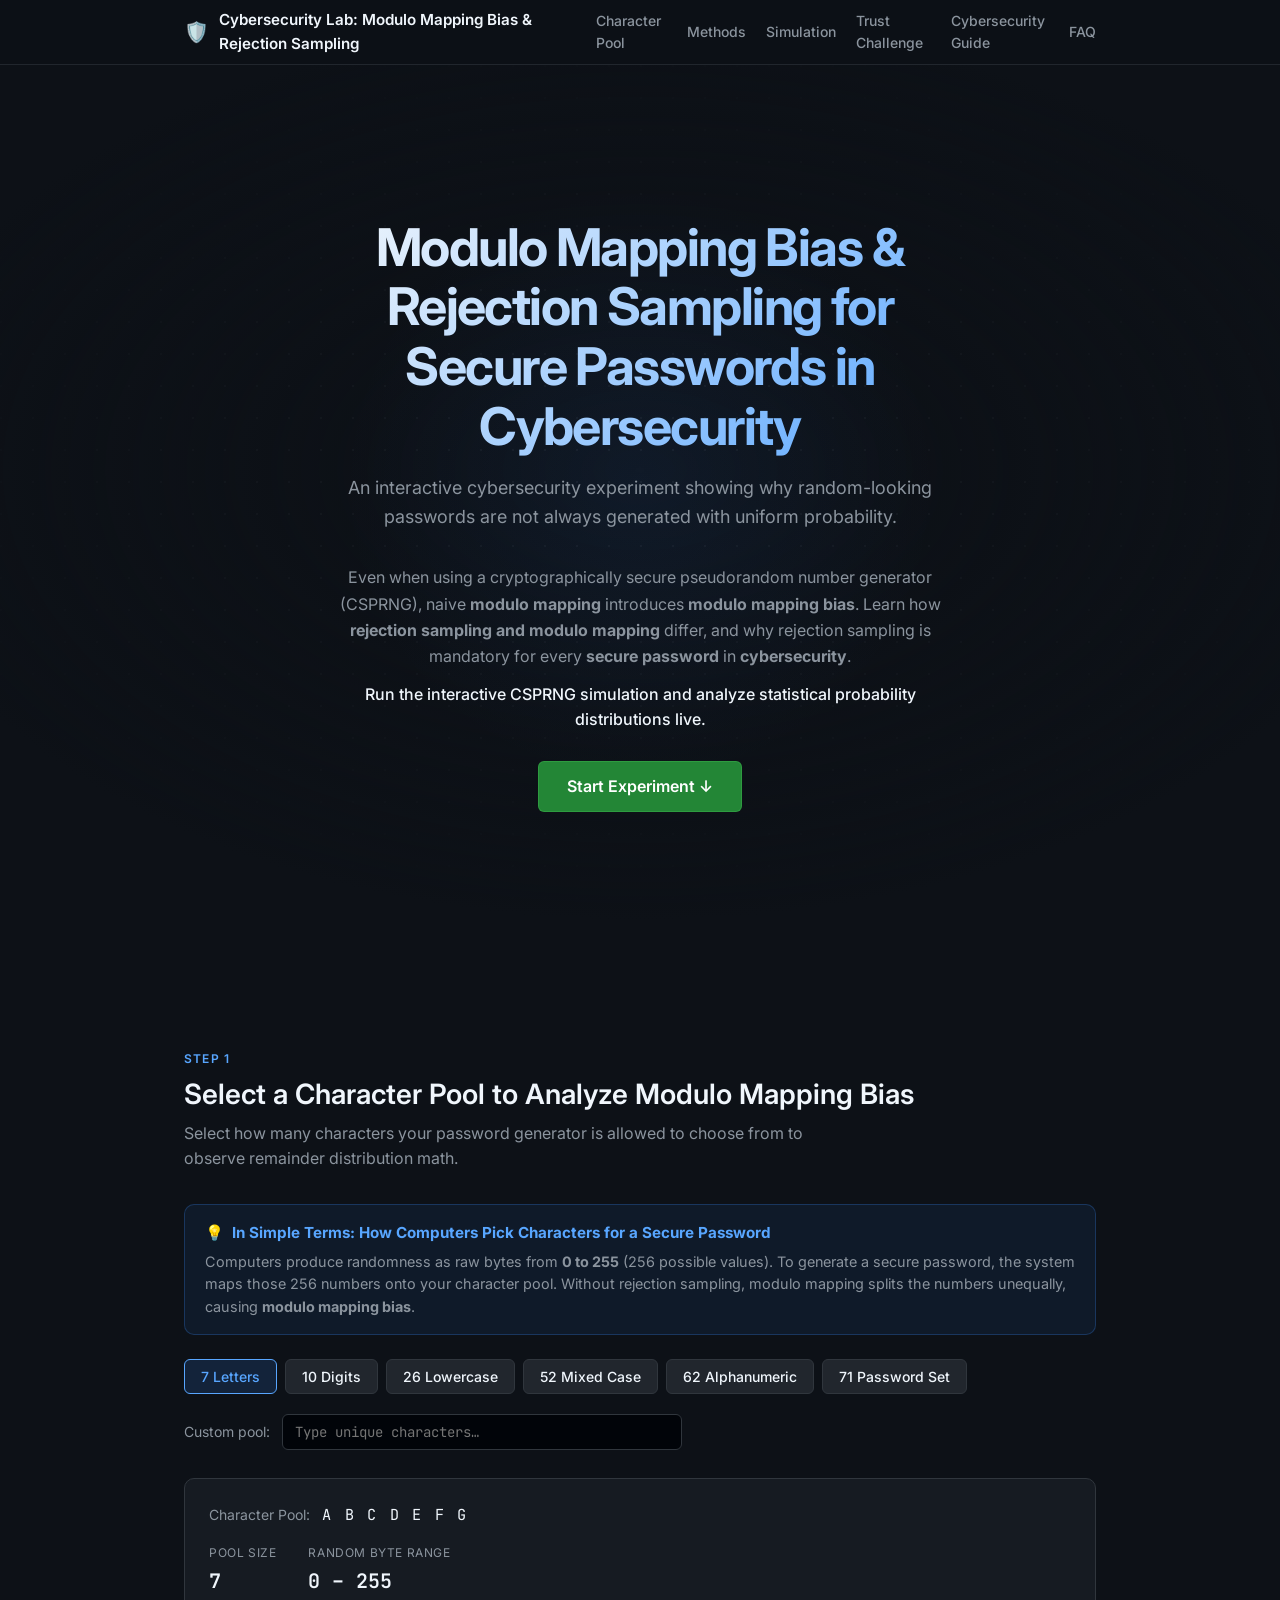
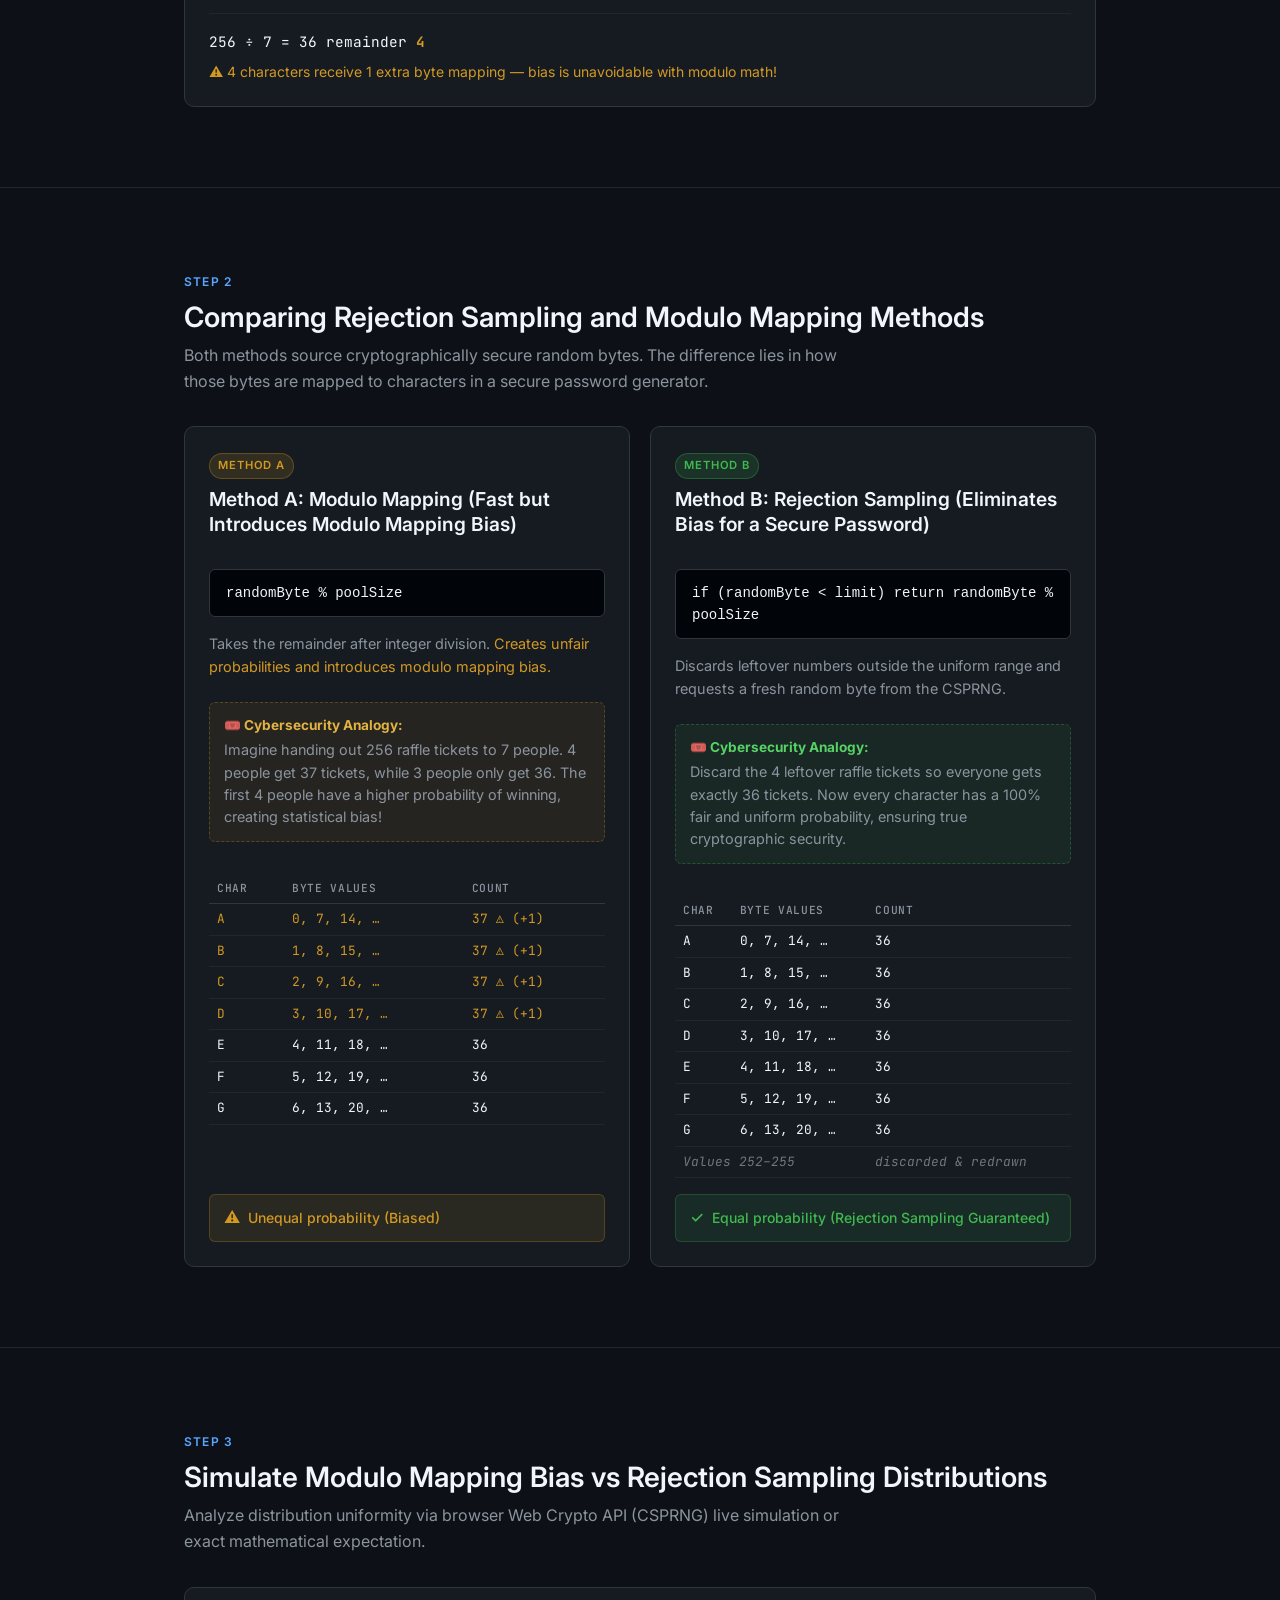
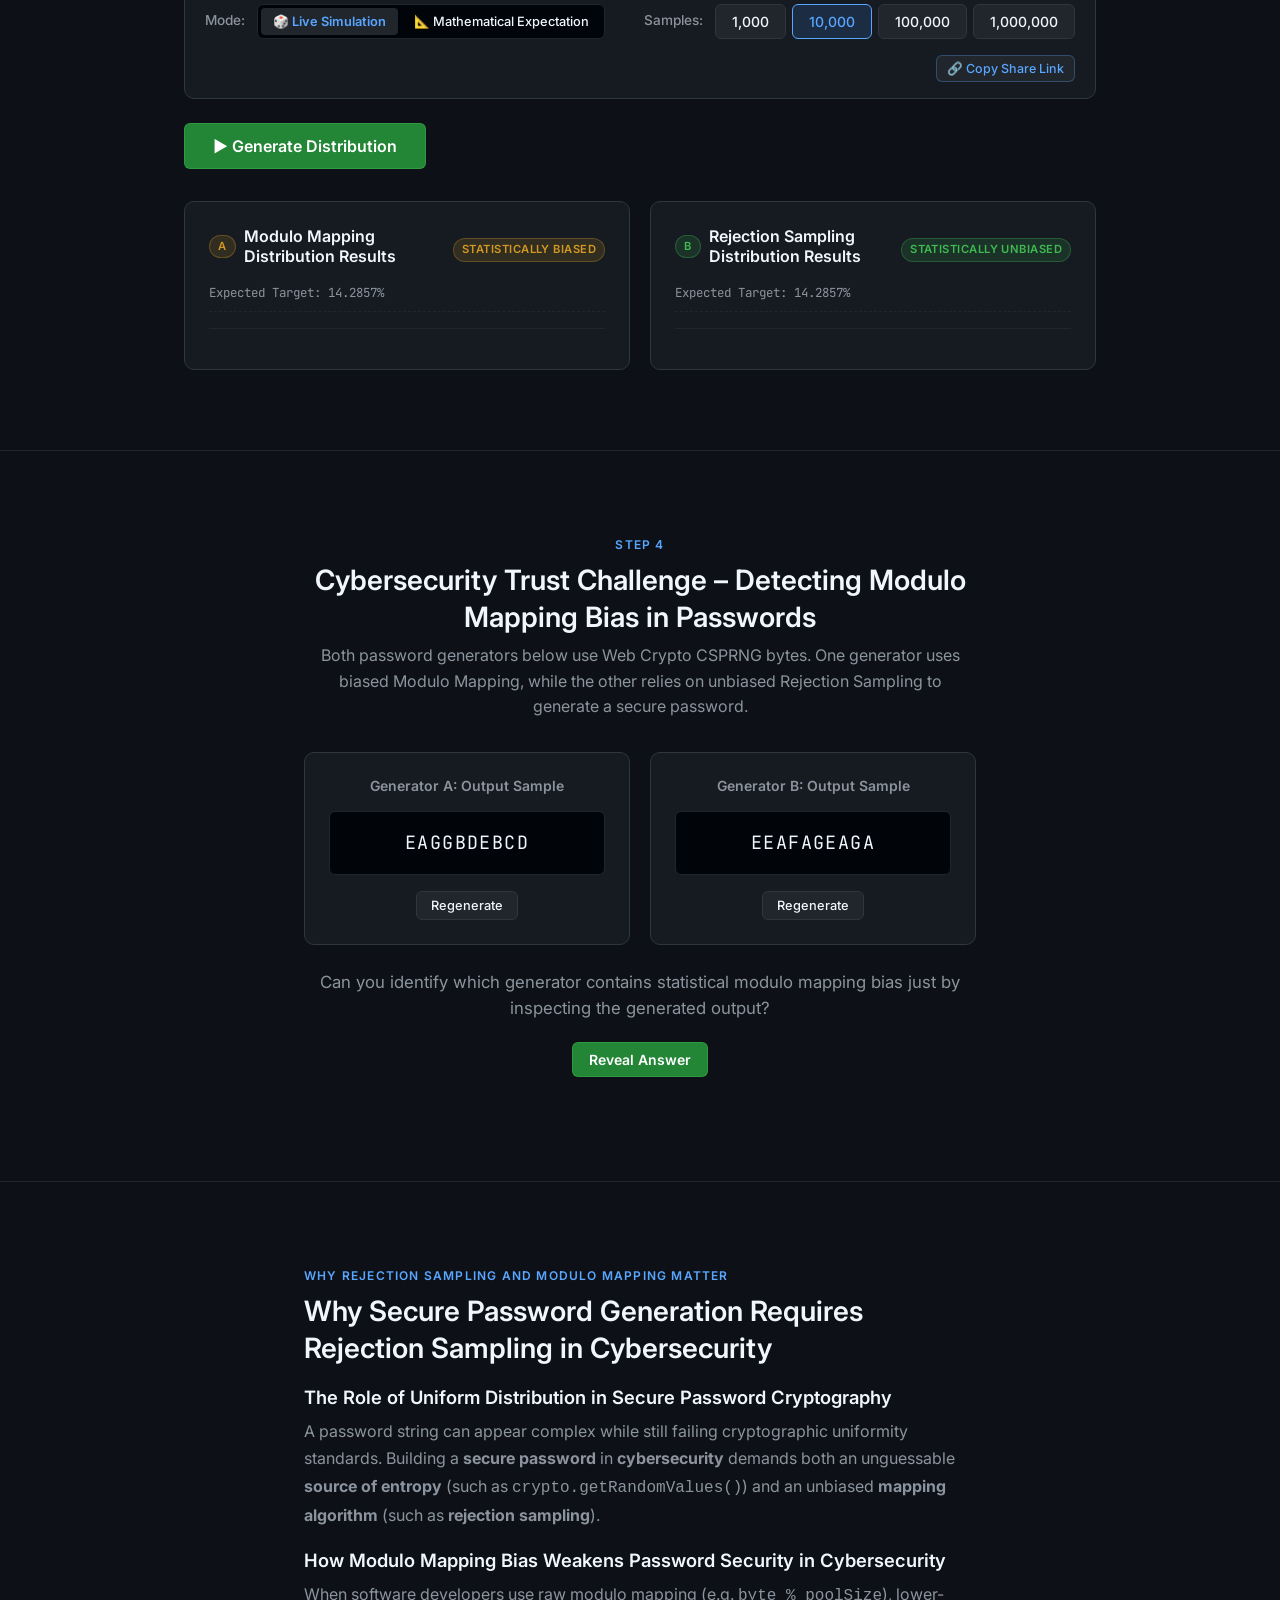
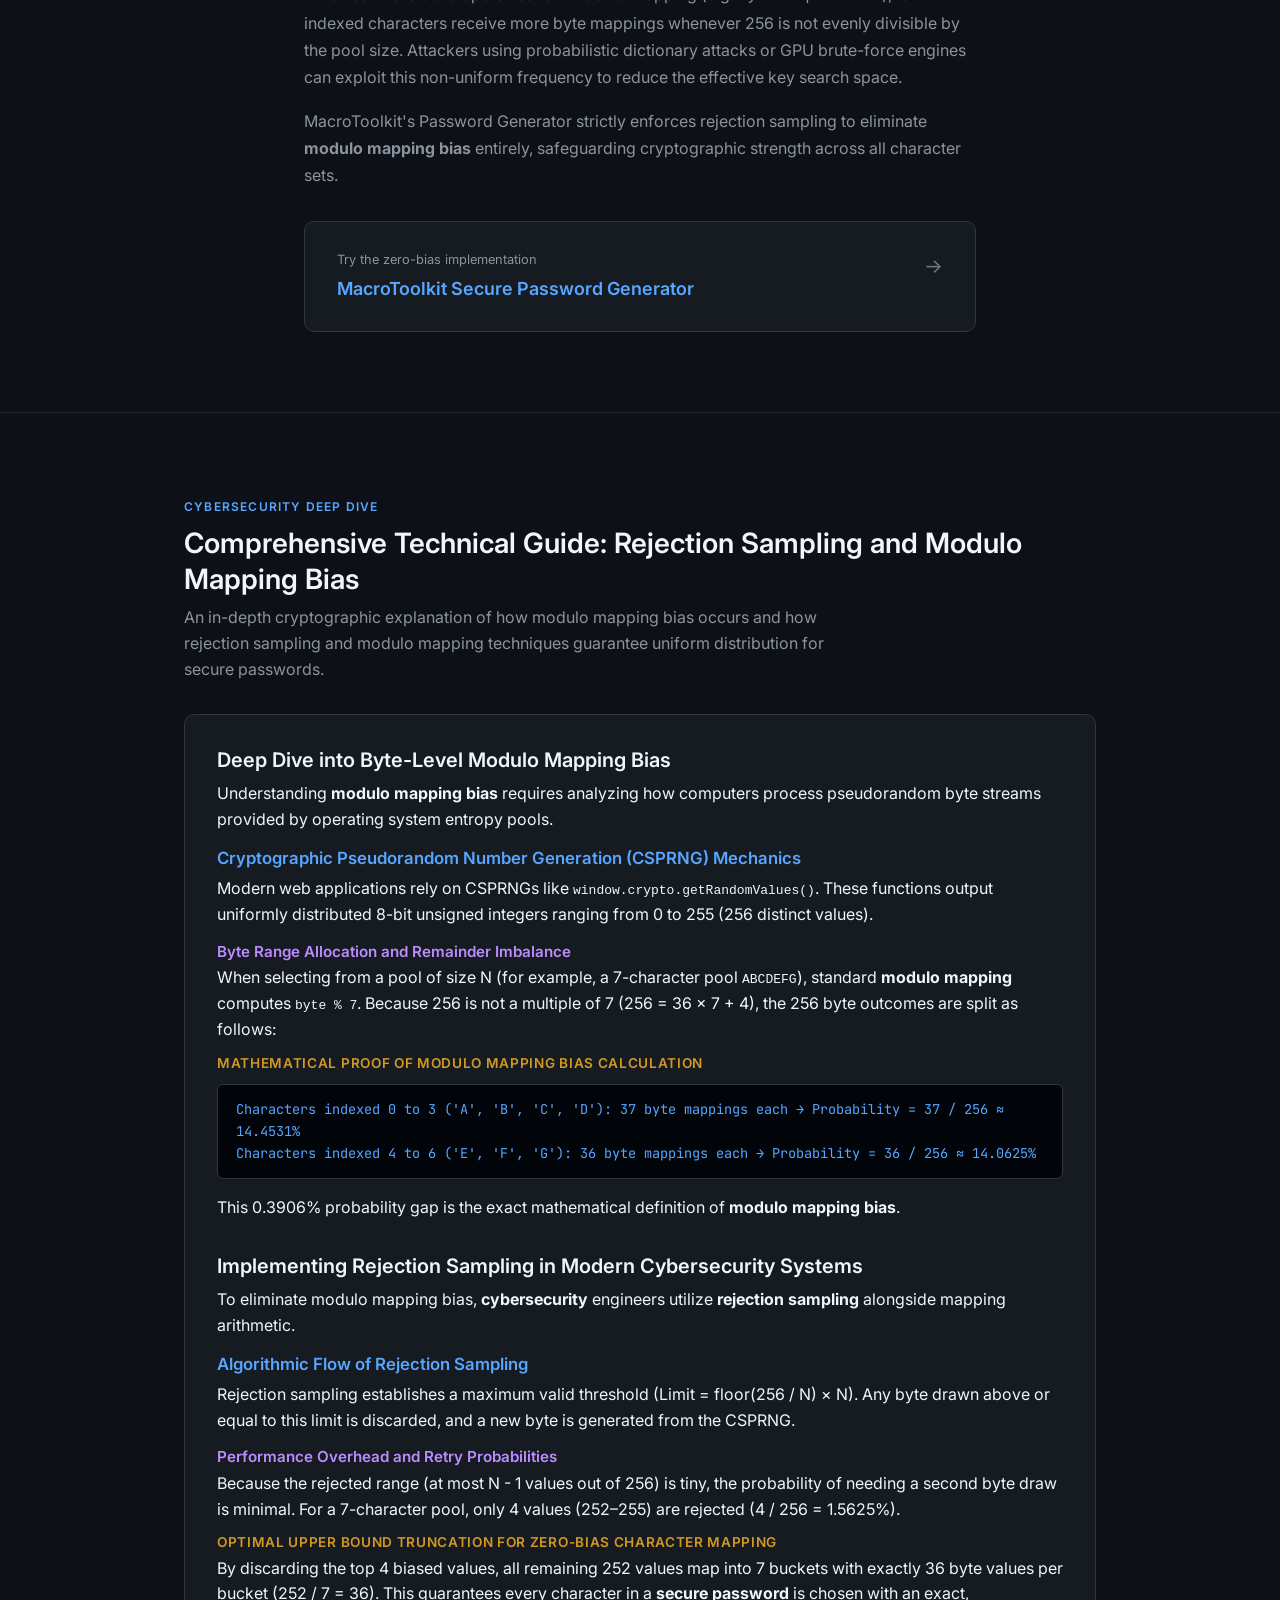
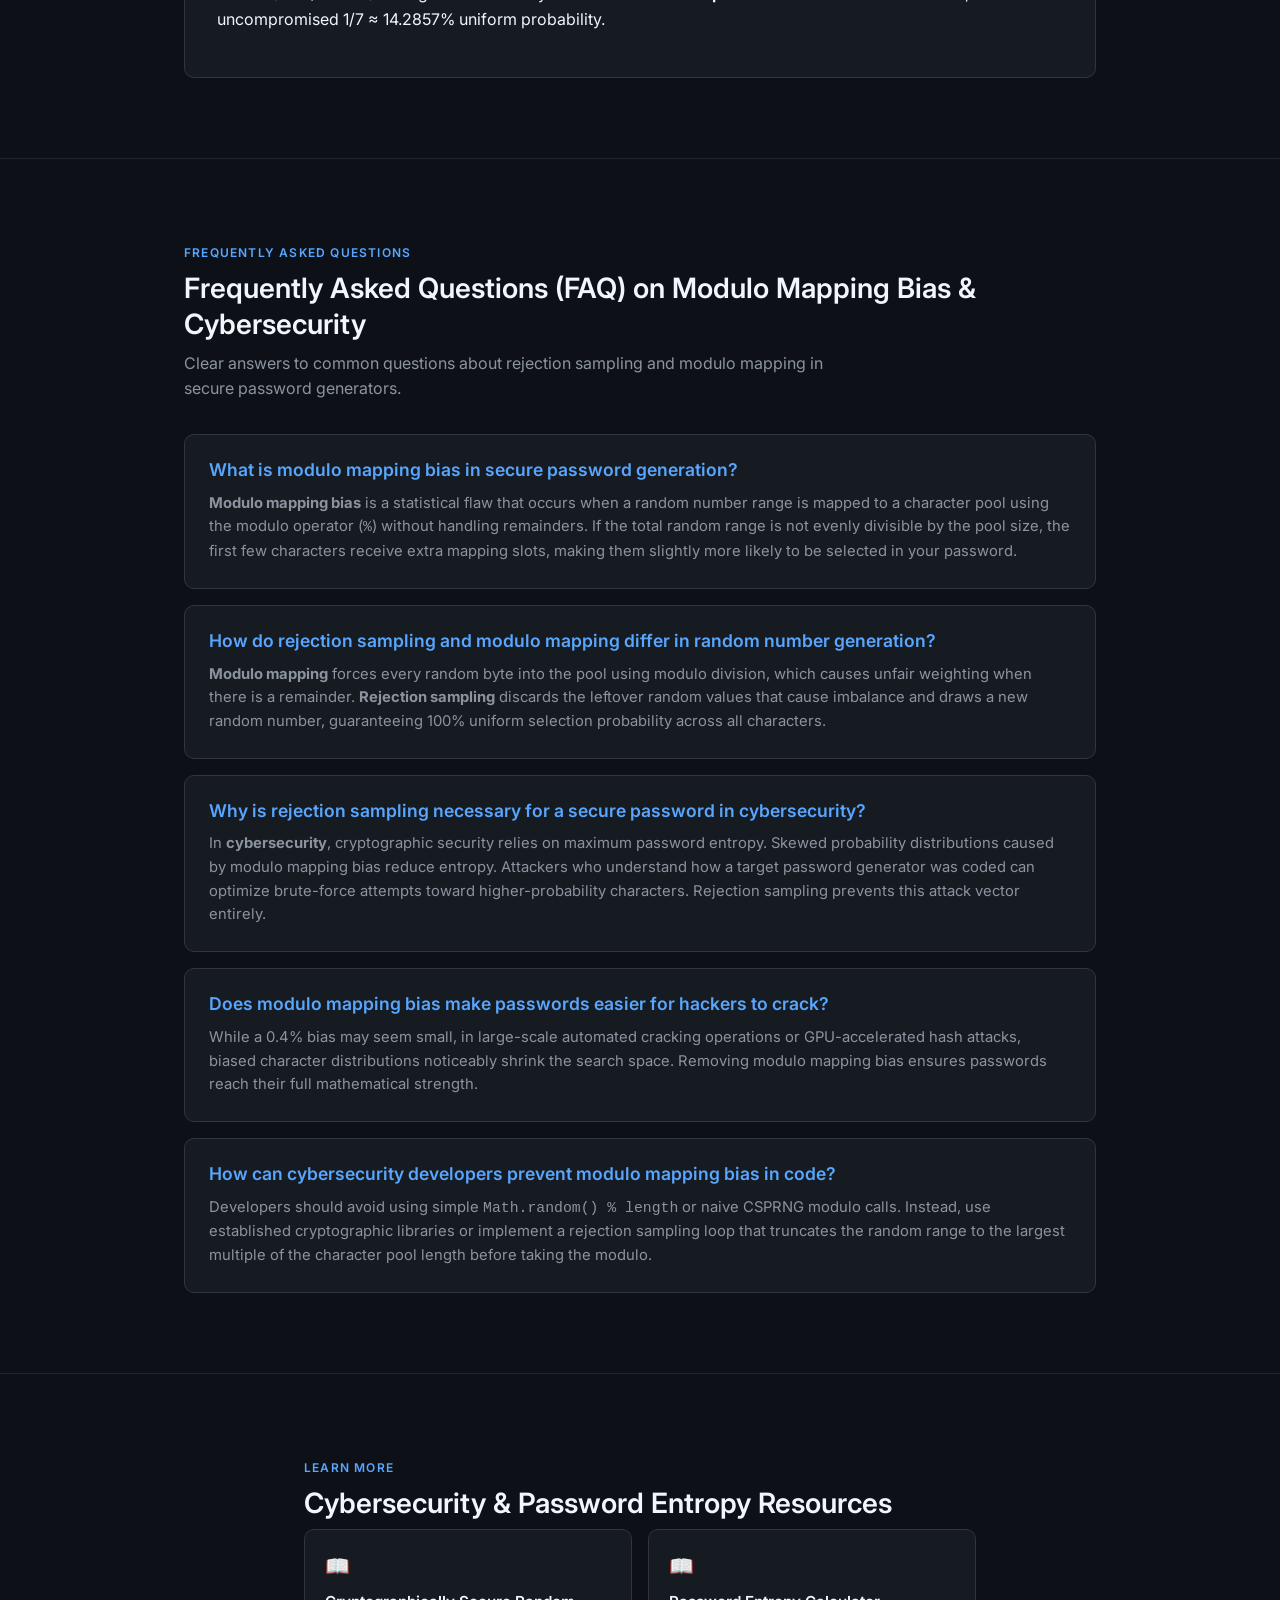
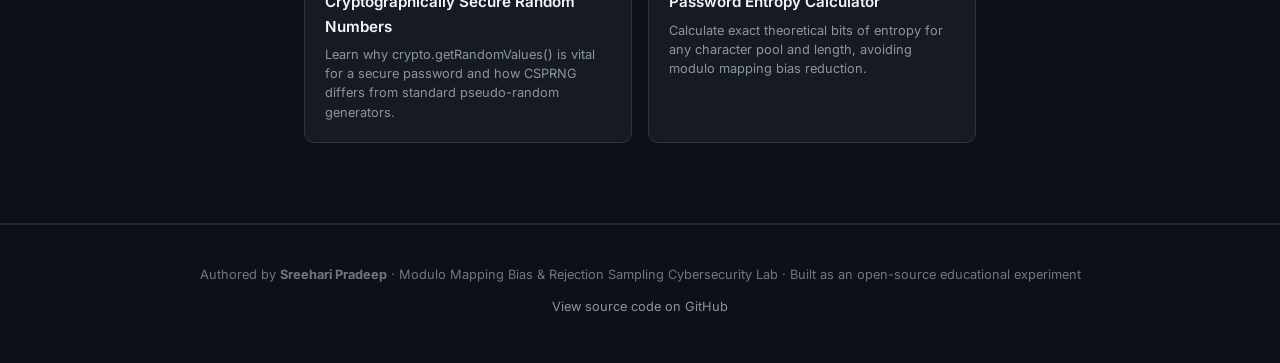
<file: index.html>
<!DOCTYPE html>
<html lang="en">
<head>
  <meta charset="UTF-8">
  <meta name="viewport" content="width=device-width, initial-scale=1.0">
  <meta name="google-site-verification" content="google0c59b1ebf0241c76">
  <title>Modulo Mapping Bias & Rejection Sampling for Secure Passwords | Cybersecurity Lab</title>
  <meta name="description" content="Understand modulo mapping bias, rejection sampling and modulo mapping in secure password generators. Interactive cybersecurity lab exploring CSPRNG bias.">
  <meta name="keywords" content="modulo mapping bias, rejection sampling and modulo mapping, secure password, cybersecurity, CSPRNG, random number generator, password entropy, cryptographic security">
  <meta name="author" content="Sreehari Pradeep">

  <!-- Open Graph / Facebook -->
  <meta property="og:type" content="website">
  <meta property="og:url" content="https://letmecopyit.github.io/password-randomness-lab/">
  <meta property="og:title" content="Modulo Mapping Bias & Rejection Sampling for Secure Passwords | Cybersecurity Lab">
  <meta property="og:description" content="Understand modulo mapping bias, rejection sampling and modulo mapping in secure password generators. Interactive cybersecurity lab exploring CSPRNG bias.">
  <meta property="og:image" content="https://letmecopyit.github.io/password-randomness-lab/og-image.png">

  <!-- Twitter -->
  <meta name="twitter:card" content="summary_large_image">
  <meta name="twitter:title" content="Modulo Mapping Bias vs Rejection Sampling | Secure Password Cybersecurity Lab">
  <meta name="twitter:description" content="Can a password generator use cryptographically secure random numbers and still introduce modulo mapping bias? Run interactive cybersecurity simulations.">
  <meta name="twitter:image" content="https://letmecopyit.github.io/password-randomness-lab/og-image.png">

  <link rel="canonical" href="https://letmecopyit.github.io/password-randomness-lab/">
  <link rel="preconnect" href="https://fonts.googleapis.com">
  <link rel="preconnect" href="https://fonts.gstatic.com" crossorigin>
  <link href="https://fonts.googleapis.com/css2?family=Inter:wght@400;500;600;700&family=JetBrains+Mono:wght@400;500;600&display=swap" rel="stylesheet">
  <link rel="stylesheet" href="styles.css">

  <!-- JSON-LD Structured Data: WebApplication -->
  <script type="application/ld+json">
  {
    "@context": "https://schema.org",
    "@type": "WebApplication",
    "name": "Password Randomness Lab: Modulo Mapping Bias & Rejection Sampling",
    "description": "Interactive cybersecurity experiment examining modulo mapping bias, rejection sampling and modulo mapping techniques for generating secure passwords using CSPRNGs.",
    "url": "https://letmecopyit.github.io/password-randomness-lab/",
    "applicationCategory": "SecurityApplication",
    "operatingSystem": "Any",
    "browserRequirements": "Requires a modern browser supporting Web Crypto API (crypto.getRandomValues)",
    "author": {
      "@type": "Person",
      "name": "Sreehari Pradeep"
    },
    "offers": { "@type": "Offer", "price": "0" }
  }
  </script>

  <!-- JSON-LD Structured Data: TechArticle -->
  <script type="application/ld+json">
  {
    "@context": "https://schema.org",
    "@type": "TechArticle",
    "headline": "Understanding Modulo Mapping Bias, Rejection Sampling, and Secure Password Security in Cybersecurity",
    "description": "A comprehensive cybersecurity analysis on how modulo mapping bias introduces subtle non-uniform character distribution in secure password generators and how rejection sampling completely restores uniform entropy.",
    "url": "https://letmecopyit.github.io/password-randomness-lab/",
    "inLanguage": "en",
    "author": {
      "@type": "Person",
      "name": "Sreehari Pradeep"
    },
    "dependencies": "Web Crypto API (CSPRNG)"
  }
  </script>

  <!-- JSON-LD Structured Data: FAQPage -->
  <script type="application/ld+json">
  {
    "@context": "https://schema.org",
    "@type": "FAQPage",
    "mainEntity": [
      {
        "@type": "Question",
        "name": "What is modulo mapping bias in secure password generation?",
        "acceptedAnswer": {
          "@type": "Answer",
          "text": "Modulo mapping bias occurs when random byte outputs (e.g., 0 to 255 from a CSPRNG) are mapped to a character pool using the modulo operator (%) when the byte range size is not evenly divisible by the pool size. This causes lower-indexed characters in the pool to have a higher probability of selection, compromising the uniformity required for a truly secure password in cybersecurity."
        }
      },
      {
        "@type": "Question",
        "name": "How do rejection sampling and modulo mapping differ in random character generation?",
        "acceptedAnswer": {
          "@type": "Answer",
          "text": "Modulo mapping takes every random number generated and computes randomByte % poolSize, distributing remainders unequally. Rejection sampling discards leftover random byte values that exceed the largest multiple of poolSize, drawing a new random byte until a perfectly uniform value is obtained, guaranteeing equal probability for every character."
        }
      },
      {
        "@type": "Question",
        "name": "Why is rejection sampling critical for a secure password in cybersecurity?",
        "acceptedAnswer": {
          "@type": "Answer",
          "text": "In cybersecurity, password strength relies on maximum entropy. Modulo mapping bias subtly skews character probability distributions, reducing theoretical entropy and allowing targeted cracking dictionaries to prioritize biased characters. Rejection sampling ensures exact uniform distribution, preserving full security."
        }
      },
      {
        "@type": "Question",
        "name": "Can you visually detect modulo mapping bias in a generated secure password?",
        "acceptedAnswer": {
          "@type": "Answer",
          "text": "No. Single passwords generated with modulo mapping look identical to those created with rejection sampling. Modulo mapping bias can only be identified statistically by testing distributions across millions of samples."
        }
      }
    ]
  }
  </script>
</head>
<body>

  <!-- Top Navigation Header -->
  <header class="site-header">
    <div class="container header-content">
      <a href="https://letmecopyit.github.io/password-randomness-lab/" class="logo">
        <span class="logo-icon">🛡️</span>
        <span class="logo-text">Cybersecurity Lab: Modulo Mapping Bias & Rejection Sampling</span>
      </a>
      <nav class="site-nav" aria-label="Main Navigation">
        <a href="#pool">Character Pool</a>
        <a href="#methods">Methods</a>
        <a href="#experiment">Simulation</a>
        <a href="#challenge">Trust Challenge</a>
        <a href="#guide">Cybersecurity Guide</a>
        <a href="#faq">FAQ</a>
      </nav>
    </div>
  </header>

  <main>
    <!-- ============================================
         SECTION 1: HERO (H1 Title)
         ============================================ -->
    <section id="hero" class="hero">
      <div class="hero-bg"></div>
      <div class="hero-glow"></div>
      <div class="container hero-content">
        <h1>Modulo Mapping Bias & Rejection Sampling for Secure Passwords in Cybersecurity</h1>
        <p class="hero-subtitle">An interactive cybersecurity experiment showing why random-looking passwords are not always generated with uniform probability.</p>
        <p class="hero-desc">Even when using a cryptographically secure pseudorandom number generator (CSPRNG), naive <strong>modulo mapping</strong> introduces <strong>modulo mapping bias</strong>. Learn how <strong>rejection sampling and modulo mapping</strong> differ, and why rejection sampling is mandatory for every <strong>secure password</strong> in <strong>cybersecurity</strong>.</p>
        <p class="hero-cta-text">Run the interactive CSPRNG simulation and analyze statistical probability distributions live.</p>
        <a href="#pool" class="btn btn-primary btn-lg" id="start-experiment-btn">Start Experiment ↓</a>
      </div>
    </section>

    <!-- ============================================
         SECTION 2: CHARACTER POOL (H2 Title)
         ============================================ -->
    <section id="pool" class="section pool-section">
      <div class="container">
        <span class="section-label">Step 1</span>
        <h2>Select a Character Pool to Analyze Modulo Mapping Bias</h2>
        <p class="section-desc">Select how many characters your password generator is allowed to choose from to observe remainder distribution math.</p>

        <!-- Simple Explainer Box -->
        <div class="simple-explainer">
          <div class="explainer-header">
            <span class="explainer-icon">💡</span>
            <strong>In Simple Terms: How Computers Pick Characters for a Secure Password</strong>
          </div>
          <p>Computers produce randomness as raw bytes from <strong>0 to 255</strong> (256 possible values). To generate a secure password, the system maps those 256 numbers onto your character pool. Without rejection sampling, modulo mapping splits the numbers unequally, causing <strong>modulo mapping bias</strong>.</p>
        </div>

        <div class="pool-presets" id="pool-presets">
          <button class="btn btn-preset active" data-pool="ABCDEFG" id="preset-7">7 Letters</button>
          <button class="btn btn-preset" data-pool="0123456789" id="preset-10">10 Digits</button>
          <button class="btn btn-preset" data-pool="abcdefghijklmnopqrstuvwxyz" id="preset-26">26 Lowercase</button>
          <button class="btn btn-preset" data-pool="ABCDEFGHIJKLMNOPQRSTUVWXYZabcdefghijklmnopqrstuvwxyz" id="preset-52">52 Mixed Case</button>
          <button class="btn btn-preset" data-pool="ABCDEFGHIJKLMNOPQRSTUVWXYZabcdefghijklmnopqrstuvwxyz0123456789" id="preset-62">62 Alphanumeric</button>
          <button class="btn btn-preset" data-pool="ABCDEFGHIJKLMNOPQRSTUVWXYZabcdefghijklmnopqrstuvwxyz0123456789!@#$%*-_+=.?" id="preset-71">71 Password Set</button>
        </div>

        <div class="custom-pool-container">
          <label for="custom-pool-input">Custom pool:</label>
          <input type="text" id="custom-pool-input" placeholder="Type unique characters…" autocomplete="off" spellcheck="false">
        </div>

        <div class="card pool-info" id="pool-info">
          <div class="pool-display">
            <span class="label">Character Pool:</span>
            <span class="value mono" id="pool-chars">A B C D E F G</span>
          </div>
          <div class="pool-stats">
            <div class="stat">
              <span class="label">Pool size</span>
              <span class="value" id="pool-size">7</span>
            </div>
            <div class="stat">
              <span class="label">Random byte range</span>
              <span class="value">0 – 255</span>
            </div>
          </div>
          <div class="pool-math" id="pool-math">
            <div class="math-line" id="math-division">256 ÷ 7 = 36 remainder <strong class="text-yellow">4</strong></div>
            <div class="math-result text-yellow" id="bias-warning">⚠ 4 characters receive an extra byte mapping — modulo mapping bias is unavoidable with standard modulo arithmetic.</div>
          </div>
        </div>
      </div>
    </section>

    <!-- ============================================
         SECTION 3: TWO METHODS (H2 Title & H3 Cards)
         ============================================ -->
    <section id="methods" class="section methods-section">
      <div class="container">
        <span class="section-label">Step 2</span>
        <h2>Comparing Rejection Sampling and Modulo Mapping Methods</h2>
        <p class="section-desc">Both methods source cryptographically secure random bytes. The difference lies in how those bytes are mapped to characters in a secure password generator.</p>

        <div class="methods-grid">
          <!-- Method A: Modulo -->
          <div class="method-card method-biased">
            <div class="method-header">
              <span class="method-badge badge-biased">Method A</span>
              <h3>Method A: Modulo Mapping (Fast but Introduces Modulo Mapping Bias)</h3>
            </div>
            <div class="code-block"><code>randomByte % poolSize</code></div>
            <p>Takes the remainder after integer division. <span class="text-yellow">Creates unfair probabilities and introduces modulo mapping bias.</span></p>

            <div class="analogy-box analogy-biased">
              <strong>🎟️ Cybersecurity Analogy:</strong>
              <p>Imagine handing out 256 raffle tickets to 7 people. 4 people get 37 tickets, while 3 people only get 36. The first 4 people have a higher probability of winning, creating statistical bias!</p>
            </div>

            <div class="mapping-table" id="modulo-mapping-table"></div>
            <div class="method-verdict verdict-biased">
              <span class="verdict-icon">⚠</span>
              <span id="modulo-verdict-text">Unequal probability (Modulo Mapping Bias)</span>
            </div>
          </div>

          <!-- Method B: Rejection -->
          <div class="method-card method-unbiased">
            <div class="method-header">
              <span class="method-badge badge-unbiased">Method B</span>
              <h3>Method B: Rejection Sampling (Eliminates Bias for a Secure Password)</h3>
            </div>
            <div class="code-block"><code>if (randomByte &lt; limit) return randomByte % poolSize</code></div>
            <p>Discards leftover numbers outside the uniform range and requests a fresh random byte from the CSPRNG.</p>

            <div class="analogy-box analogy-unbiased">
              <strong>🎟️ Cybersecurity Analogy:</strong>
              <p>Discard the 4 leftover raffle tickets so everyone gets exactly 36 tickets. Now every character has a 100% fair and uniform probability, ensuring true cryptographic security.</p>
            </div>

            <div class="mapping-table" id="rejection-mapping-table"></div>
            <div class="method-verdict verdict-unbiased">
              <span class="verdict-icon">✓</span>
              <span>Equal probability (Rejection Sampling Guaranteed)</span>
            </div>
          </div>
        </div>
      </div>
    </section>

    <!-- ============================================
         SECTION 4: RUN THE EXPERIMENT (H2 Title & H3 Cards)
         ============================================ -->
    <section id="experiment" class="section experiment-section">
      <div class="container">
        <span class="section-label">Step 3</span>
        <h2>Simulate Modulo Mapping Bias vs Rejection Sampling Distributions</h2>
        <p class="section-desc">Analyze distribution uniformity via browser Web Crypto API (CSPRNG) live simulation or exact mathematical expectation.</p>

        <!-- Mode Selector & Share Controls -->
        <div class="experiment-toolbar">
          <div class="mode-toggle-group">
            <span class="toolbar-label">Mode:</span>
            <div class="btn-group" id="mode-buttons">
              <button class="btn btn-preset active" data-mode="simulation" id="mode-simulation">🎲 Live Simulation</button>
              <button class="btn btn-preset" data-mode="theoretical" id="mode-theoretical">📐 Mathematical Expectation</button>
            </div>
          </div>

          <div class="sample-controls" id="simulation-controls">
            <span class="toolbar-label">Samples:</span>
            <div class="sample-buttons" id="sample-buttons">
              <button class="btn btn-preset" data-count="1000" id="sample-1k">1,000</button>
              <button class="btn btn-preset active" data-count="10000" id="sample-10k">10,000</button>
              <button class="btn btn-preset" data-count="100000" id="sample-100k">100,000</button>
              <button class="btn btn-preset" data-count="1000000" id="sample-1m">1,000,000</button>
            </div>
          </div>

          <button class="btn btn-secondary btn-sm share-btn" id="share-link-btn" title="Copy shareable link for this exact experiment configuration">
            <span id="share-btn-text">🔗 Copy Share Link</span>
          </button>
        </div>

        <button class="btn btn-primary btn-lg" id="run-experiment-btn">
          <span id="run-btn-text">▶ Generate Distribution</span>
        </button>

        <div class="progress-container" id="progress-container" hidden>
          <div class="progress-bar" id="progress-bar"></div>
          <span class="progress-text" id="progress-text">Generating…</span>
        </div>

        <!-- Results Grid -->
        <div class="results-grid" id="results-grid" hidden>
          <!-- Modulo Results -->
          <div class="result-card">
            <div class="result-card-header">
              <h3><span class="method-badge badge-biased">A</span> Modulo Mapping Distribution Results</h3>
              <span class="badge-status badge-status-biased" id="modulo-status-badge">Statistically Biased</span>
            </div>
            <div class="target-probability" id="modulo-target-prob">Expected Target: 14.2857%</div>
            <div class="chart-container" id="modulo-chart"></div>
            <div class="stats-summary" id="modulo-stats"></div>
          </div>

          <!-- Rejection Results -->
          <div class="result-card">
            <div class="result-card-header">
              <h3><span class="method-badge badge-unbiased">B</span> Rejection Sampling Distribution Results</h3>
              <span class="badge-status badge-status-unbiased" id="rejection-status-badge">Statistically Unbiased</span>
            </div>
            <div class="target-probability" id="rejection-target-prob">Expected Target: 14.2857%</div>
            <div class="chart-container" id="rejection-chart"></div>
            <div class="stats-summary" id="rejection-stats"></div>
          </div>
        </div>

        <!-- Mathematical Reason Card -->
        <div class="math-reason-card" id="math-reason-card" hidden>
          <div class="math-reason-header">
            <span class="math-reason-icon">📐</span>
            <div>
              <h3>Mathematical Analysis of Modulo Mapping Bias in Cybersecurity</h3>
              <p class="math-reason-sub">Distinguishing algorithmic bias from natural random sampling noise in secure password generators</p>
            </div>
          </div>
          <div class="math-reason-body" id="math-reason-body"></div>
        </div>

        <!-- Comprehensive Terms & Results Explainer -->
        <div class="terms-explainer-card" id="terms-explainer-card" hidden>
          <div class="terms-header">
            <span class="terms-icon">📖</span>
            <h3>Key Statistical Metrics for Evaluating Secure Password Entropy</h3>
          </div>
          <div class="terms-grid">
            <div class="term-item">
              <span class="term-title">📊 Chi-Squared (χ²) Statistic</span>
              <p>Chi-squared (χ²) measures how far the observed distribution differs from the expected uniform distribution. Higher χ² values confirm significant <strong>modulo mapping bias</strong>.</p>
            </div>
            <div class="term-item">
              <span class="term-title">🎯 Expected %</span>
              <p>The exact theoretical target percentage ($100\% \div \text{pool size}$) each character would receive in a perfectly uniform secure password generator.</p>
            </div>
            <div class="term-item">
              <span class="term-title">📈 Max Deviation</span>
              <p>The single largest difference between a character's actual probability and its fair target probability due to modulo mapping bias.</p>
            </div>
            <div class="term-item">
              <span class="term-title">🎨 Bar Colors & Legend</span>
              <div class="legend-pills">
                <span class="pill pill-gold">🟡 Gold: Picked TOO OFTEN (Received extra byte mappings)</span>
                <span class="pill pill-red">🔴 Red: Picked TOO RARELY (Received fewer byte mappings)</span>
                <span class="pill pill-green">🟢 Green: Picked with FAIR, uniform rejection sampling probability</span>
              </div>
            </div>
          </div>
        </div>

      </div>
    </section>

    <!-- ============================================
         SECTION 5: TRUST CHALLENGE (H2 Title & H3 Cards)
         ============================================ -->
    <section id="challenge" class="section challenge-section">
      <div class="container">
        <span class="section-label">Step 4</span>
        <h2>Cybersecurity Trust Challenge – Detecting Modulo Mapping Bias in Passwords</h2>
        <p class="section-desc">Both password generators below use Web Crypto CSPRNG bytes. One generator uses biased Modulo Mapping, while the other relies on unbiased Rejection Sampling to generate a secure password.</p>

        <div class="generators-grid" id="generators-grid">
          <div class="generator-card">
            <h3 id="gen-a-label">Generator A: Output Sample</h3>
            <div class="generator-password" id="gen-a-password"></div>
            <button class="btn" id="gen-a-regen">Regenerate</button>
          </div>
          <div class="generator-card">
            <h3 id="gen-b-label">Generator B: Output Sample</h3>
            <div class="generator-password" id="gen-b-password"></div>
            <button class="btn" id="gen-b-regen">Regenerate</button>
          </div>
        </div>

        <p class="challenge-question">Can you identify which generator contains statistical modulo mapping bias just by inspecting the generated output?</p>

        <button class="btn btn-primary" id="reveal-answer-btn">Reveal Answer</button>

        <div class="reveal-container" id="reveal-container">
          <div class="reveal-card">
            <p><strong>Answer: You cannot spot modulo mapping bias by visual inspection alone!</strong></p>
            <p>A generated string can look completely random even when the underlying code favors specific characters by up to 0.4% or more. Human visual inspection cannot spot mathematical modulo mapping bias in a single string.</p>
            <p>Only large-scale statistical testing reveals the skew. In modern <strong>cybersecurity</strong>, every <strong>secure password</strong> implementation must employ <strong>rejection sampling and modulo mapping</strong> controls to ensure mathematical uniformity.</p>
            <p><strong>Cryptographic security relies on mathematics, not visual randomness.</strong></p>
          </div>
        </div>
      </div>
    </section>

    <!-- ============================================
         SECTION 6: WHY THIS MATTERS (H2 Title & H3 Subtitles)
         ============================================ -->
    <section id="why-it-matters" class="section why-section">
      <div class="container">
        <span class="section-label">Why Rejection Sampling and Modulo Mapping Matter</span>
        <h2>Why Secure Password Generation Requires Rejection Sampling in Cybersecurity</h2>

        <div class="why-content">
          <h3 class="why-subtitle">The Role of Uniform Distribution in Secure Password Cryptography</h3>
          <p>A password string can appear complex while still failing cryptographic uniformity standards. Building a <strong>secure password</strong> in <strong>cybersecurity</strong> demands both an unguessable <strong>source of entropy</strong> (such as <code>crypto.getRandomValues()</code>) and an unbiased <strong>mapping algorithm</strong> (such as <strong>rejection sampling</strong>).</p>
          
          <h3 class="why-subtitle">How Modulo Mapping Bias Weakens Password Security in Cybersecurity</h3>
          <p>When software developers use raw modulo mapping (e.g. <code>byte % poolSize</code>), lower-indexed characters receive more byte mappings whenever 256 is not evenly divisible by the pool size. Attackers using probabilistic dictionary attacks or GPU brute-force engines can exploit this non-uniform frequency to reduce the effective key search space.</p>
          <p>MacroToolkit's Password Generator strictly enforces rejection sampling to eliminate <strong>modulo mapping bias</strong> entirely, safeguarding cryptographic strength across all character sets.</p>
        </div>

        <a href="https://www.macrotoolkit.com/generator/password-generator" target="_blank" rel="noopener" class="cta-card" id="macrotoolkit-cta">
          <span class="cta-arrow">→</span>
          <div class="cta-label">Try the zero-bias implementation</div>
          <div class="cta-title">MacroToolkit Secure Password Generator</div>
        </a>
      </div>
    </section>

    <!-- ============================================
         SECTION 7: DEEP DIVE GUIDE (H2, H3, H4, H5, H6 Hierarchy)
         ============================================ -->
    <section id="guide" class="section guide-section">
      <div class="container">
        <span class="section-label">Cybersecurity Deep Dive</span>
        <h2>Comprehensive Technical Guide: Rejection Sampling and Modulo Mapping Bias</h2>
        <p class="section-desc">An in-depth cryptographic explanation of how modulo mapping bias occurs and how rejection sampling and modulo mapping techniques guarantee uniform distribution for secure passwords.</p>

        <article class="guide-article card">
          <div class="guide-block">
            <h3>Deep Dive into Byte-Level Modulo Mapping Bias</h3>
            <p>Understanding <strong>modulo mapping bias</strong> requires analyzing how computers process pseudorandom byte streams provided by operating system entropy pools.</p>

            <h4>Cryptographic Pseudorandom Number Generation (CSPRNG) Mechanics</h4>
            <p>Modern web applications rely on CSPRNGs like <code>window.crypto.getRandomValues()</code>. These functions output uniformly distributed 8-bit unsigned integers ranging from 0 to 255 (256 distinct values).</p>

            <h5>Byte Range Allocation and Remainder Imbalance</h5>
            <p>When selecting from a pool of size N (for example, a 7-character pool <code>ABCDEFG</code>), standard <strong>modulo mapping</strong> computes <code>byte % 7</code>. Because 256 is not a multiple of 7 (256 = 36 × 7 + 4), the 256 byte outcomes are split as follows:</p>
            
            <h6>Mathematical Proof of Modulo Mapping Bias Calculation</h6>
            <div class="mono-box">
              Characters indexed 0 to 3 ('A', 'B', 'C', 'D'): 37 byte mappings each &rarr; Probability = 37 / 256 &approx; 14.4531%<br>
              Characters indexed 4 to 6 ('E', 'F', 'G'): 36 byte mappings each &rarr; Probability = 36 / 256 &approx; 14.0625%
            </div>
            <p>This 0.3906% probability gap is the exact mathematical definition of <strong>modulo mapping bias</strong>.</p>
          </div>

          <div class="guide-block">
            <h3>Implementing Rejection Sampling in Modern Cybersecurity Systems</h3>
            <p>To eliminate modulo mapping bias, <strong>cybersecurity</strong> engineers utilize <strong>rejection sampling</strong> alongside mapping arithmetic.</p>

            <h4>Algorithmic Flow of Rejection Sampling</h4>
            <p>Rejection sampling establishes a maximum valid threshold (Limit = floor(256 / N) × N). Any byte drawn above or equal to this limit is discarded, and a new byte is generated from the CSPRNG.</p>

            <h5>Performance Overhead and Retry Probabilities</h5>
            <p>Because the rejected range (at most N - 1 values out of 256) is tiny, the probability of needing a second byte draw is minimal. For a 7-character pool, only 4 values (252–255) are rejected (4 / 256 = 1.5625%).</p>

            <h6>Optimal Upper Bound Truncation for Zero-Bias Character Mapping</h6>
            <p>By discarding the top 4 biased values, all remaining 252 values map into 7 buckets with exactly 36 byte values per bucket (252 / 7 = 36). This guarantees every character in a <strong>secure password</strong> is chosen with an exact, uncompromised 1/7 &approx; 14.2857% uniform probability.</p>
          </div>
        </article>
      </div>
    </section>

    <!-- ============================================
         SECTION 8: FAQ SECTION (H2 & H3 Questions)
         ============================================ -->
    <section id="faq" class="section faq-section">
      <div class="container">
        <span class="section-label">Frequently Asked Questions</span>
        <h2>Frequently Asked Questions (FAQ) on Modulo Mapping Bias & Cybersecurity</h2>
        <p class="section-desc">Clear answers to common questions about rejection sampling and modulo mapping in secure password generators.</p>

        <div class="faq-grid">
          <div class="faq-card card">
            <h3>What is modulo mapping bias in secure password generation?</h3>
            <p><strong>Modulo mapping bias</strong> is a statistical flaw that occurs when a random number range is mapped to a character pool using the modulo operator (<code>%</code>) without handling remainders. If the total random range is not evenly divisible by the pool size, the first few characters receive extra mapping slots, making them slightly more likely to be selected in your password.</p>
          </div>

          <div class="faq-card card">
            <h3>How do rejection sampling and modulo mapping differ in random number generation?</h3>
            <p><strong>Modulo mapping</strong> forces every random byte into the pool using modulo division, which causes unfair weighting when there is a remainder. <strong>Rejection sampling</strong> discards the leftover random values that cause imbalance and draws a new random number, guaranteeing 100% uniform selection probability across all characters.</p>
          </div>

          <div class="faq-card card">
            <h3>Why is rejection sampling necessary for a secure password in cybersecurity?</h3>
            <p>In <strong>cybersecurity</strong>, cryptographic security relies on maximum password entropy. Skewed probability distributions caused by modulo mapping bias reduce entropy. Attackers who understand how a target password generator was coded can optimize brute-force attempts toward higher-probability characters. Rejection sampling prevents this attack vector entirely.</p>
          </div>

          <div class="faq-card card">
            <h3>Does modulo mapping bias make passwords easier for hackers to crack?</h3>
            <p>While a 0.4% bias may seem small, in large-scale automated cracking operations or GPU-accelerated hash attacks, biased character distributions noticeably shrink the search space. Removing modulo mapping bias ensures passwords reach their full mathematical strength.</p>
          </div>

          <div class="faq-card card">
            <h3>How can cybersecurity developers prevent modulo mapping bias in code?</h3>
            <p>Developers should avoid using simple <code>Math.random() % length</code> or naive CSPRNG modulo calls. Instead, use established cryptographic libraries or implement a rejection sampling loop that truncates the random range to the largest multiple of the character pool length before taking the modulo.</p>
          </div>
        </div>
      </div>
    </section>

    <!-- ============================================
         SECTION 9: FURTHER READING (H2 & H3 Cards)
         ============================================ -->
    <section id="further-reading" class="section reading-section">
      <div class="container">
        <span class="section-label">Learn More</span>
        <h2>Cybersecurity & Password Entropy Resources</h2>

        <div class="reading-cards">
          <a href="https://www.macrotoolkit.com/blog/cryptographically-secure-random-numbers" target="_blank" rel="noopener" class="reading-card" id="reading-csprng">
            <div class="reading-icon">📖</div>
            <div class="reading-title">Cryptographically Secure Random Numbers</div>
            <div class="reading-desc">Learn why crypto.getRandomValues() is vital for a secure password and how CSPRNG differs from standard pseudo-random generators.</div>
          </a>
          <a href="https://www.macrotoolkit.com/utilities/password-entropy-calculator" target="_blank" rel="noopener" class="reading-card" id="reading-entropy">
            <div class="reading-icon">📖</div>
            <div class="reading-title">Password Entropy Calculator</div>
            <div class="reading-desc">Calculate exact theoretical bits of entropy for any character pool and length, avoiding modulo mapping bias reduction.</div>
          </a>
        </div>
      </div>
    </section>
  </main>

  <!-- ============================================
       FOOTER
       ============================================ -->
  <footer class="site-footer">
    <div class="container">
      <p>Authored by <strong>Sreehari Pradeep</strong> · Modulo Mapping Bias & Rejection Sampling Cybersecurity Lab · Built as an open-source educational experiment</p>
      <p><a href="https://github.com/LetMecopyit/password-randomness-lab" target="_blank" rel="noopener">View source code on GitHub</a></p>
    </div>
  </footer>

  <script type="module" src="app.js"></script>
</body>
</html>
</file>
<file: styles.css>
/* ==============================================
   PASSWORD RANDOMNESS LAB
   GitHub-inspired dark theme
   ============================================== */

@import url('https://fonts.googleapis.com/css2?family=Inter:wght@400;500;600;700&family=JetBrains+Mono:wght@400;500;600&display=swap');

/* ---- CSS Variables / Design Tokens ---- */
:root {
  --bg-primary: #0d1117;
  --bg-secondary: #161b22;
  --bg-tertiary: #21262d;
  --bg-inset: #010409;
  
  --border-default: #30363d;
  --border-muted: #21262d;
  --border-active: #58a6ff;

  --text-primary: #f0f6fc;
  --text-secondary: #8b949e;
  --text-tertiary: #6e7681;

  --accent-blue: #58a6ff;
  --accent-green: #3fb950;
  --accent-yellow: #d29922;
  --accent-red: #f85149;
  --accent-purple: #bc8cff;

  --btn-green-bg: #238636;
  --btn-green-hover: #2ea043;
  
  --font-sans: 'Inter', -apple-system, BlinkMacSystemFont, 'Segoe UI', Roboto, sans-serif;
  --font-mono: 'JetBrains Mono', SFMono-Regular, Consolas, 'Liberation Mono', monospace;

  --radius-sm: 6px;
  --radius-md: 10px;
  --radius-lg: 16px;

  --transition: 0.2s cubic-bezier(0.3, 0, 0.2, 1);
}

/* ---- Reset & Base ---- */
*, *::before, *::after {
  box-sizing: border-box;
  margin: 0;
  padding: 0;
}

html {
  scroll-behavior: smooth;
  font-family: var(--font-sans);
  background-color: var(--bg-primary);
  color: var(--text-primary);
  line-height: 1.6;
  -webkit-font-smoothing: antialiased;
}

body {
  overflow-x: hidden;
}

.container {
  max-width: 960px;
  margin: 0 auto;
  padding: 0 24px;
}

/* ---- Typography & Headings ---- */
h1, h2, h3, h4, h5, h6 {
  color: var(--text-primary);
  line-height: 1.3;
}

h1 {
  font-size: 2.25rem;
  font-weight: 700;
  letter-spacing: -0.02em;
}

h2 {
  font-size: 1.75rem;
  font-weight: 600;
  margin-bottom: 8px;
}

h3 {
  font-size: 1.25rem;
  font-weight: 600;
  margin-bottom: 8px;
}

h4 {
  font-size: 1.05rem;
  font-weight: 600;
  margin-top: 16px;
  margin-bottom: 6px;
  color: var(--accent-blue);
}

h5 {
  font-size: 0.95rem;
  font-weight: 600;
  margin-top: 14px;
  margin-bottom: 4px;
  color: var(--accent-purple);
}

h6 {
  font-size: 0.85rem;
  font-weight: 600;
  margin-top: 12px;
  margin-bottom: 4px;
  color: var(--accent-yellow);
  text-transform: uppercase;
  letter-spacing: 0.05em;
}

p {
  margin-bottom: 12px;
}

a {
  color: var(--accent-blue);
  text-decoration: none;
  transition: color var(--transition);
}

a:hover {
  text-decoration: underline;
}

/* ---- Section Common ---- */
.section {
  padding: 80px 0;
  border-bottom: 1px solid var(--border-muted);
}

.section-label {
  display: inline-block;
  font-size: 0.75rem;
  font-weight: 600;
  text-transform: uppercase;
  letter-spacing: 0.1em;
  color: var(--accent-blue);
  margin-bottom: 8px;
}

.section-desc {
  color: var(--text-secondary);
  font-size: 1rem;
  max-width: 680px;
  margin-bottom: 32px;
}

/* ---- Card ---- */
.card {
  background: var(--bg-secondary);
  border: 1px solid var(--border-default);
  border-radius: var(--radius-md);
  padding: 24px;
}

/* ---- Buttons ---- */
.btn {
  display: inline-flex;
  align-items: center;
  justify-content: center;
  padding: 8px 16px;
  font-family: var(--font-sans);
  font-size: 0.875rem;
  font-weight: 500;
  border-radius: var(--radius-sm);
  border: 1px solid var(--border-default);
  background: var(--bg-tertiary);
  color: var(--text-primary);
  cursor: pointer;
  transition: all var(--transition);
  user-select: none;
  text-decoration: none;
}

.btn:hover {
  background: #30363d;
  border-color: var(--text-tertiary);
  text-decoration: none;
}

.btn-primary {
  background: var(--btn-green-bg);
  border-color: rgba(63, 185, 80, 0.4);
  color: #fff;
  font-weight: 600;
}

.btn-primary:hover {
  background: var(--btn-green-hover);
  border-color: rgba(63, 185, 80, 0.6);
}

.btn-primary:disabled {
  opacity: 0.5;
  cursor: not-allowed;
  transform: none;
}

.btn-lg {
  padding: 12px 28px;
  font-size: 1rem;
}

.btn-sm {
  padding: 5px 10px;
  font-size: 0.78rem;
}

.btn-preset.active {
  background: rgba(56, 139, 253, 0.15);
  border-color: var(--accent-blue);
  color: var(--accent-blue);
}

/* ---- Mono ---- */
.mono { font-family: var(--font-mono); }

/* ---- Text helpers ---- */
.text-yellow { color: var(--accent-yellow); }
.text-green { color: var(--accent-green); }
.text-red { color: var(--accent-red); }
.text-blue { color: var(--accent-blue); }
.text-purple { color: var(--accent-purple); }
.text-secondary { color: var(--text-secondary); }

/* ---- Code block ---- */
.code-block {
  background: var(--bg-inset);
  border: 1px solid var(--border-default);
  border-radius: var(--radius-sm);
  padding: 12px 16px;
  font-family: var(--font-mono);
  font-size: 0.875rem;
  color: var(--text-primary);
  overflow-x: auto;
  line-height: 1.5;
}

/* ==========================================
   SIMPLE EXPLAINER & ANALOGY BOXES
   ========================================== */
.simple-explainer {
  background: rgba(56, 139, 253, 0.08);
  border: 1px solid rgba(56, 139, 253, 0.25);
  border-radius: var(--radius-md);
  padding: 16px 20px;
  margin-bottom: 24px;
}

.explainer-header {
  display: flex;
  align-items: center;
  gap: 8px;
  font-size: 0.95rem;
  color: var(--accent-blue);
  margin-bottom: 6px;
}

.simple-explainer p {
  color: var(--text-secondary);
  font-size: 0.9rem;
  margin-bottom: 0;
  line-height: 1.55;
}

.analogy-box {
  border-radius: var(--radius-sm);
  padding: 12px 14px;
  margin: 12px 0 16px 0;
  font-size: 0.85rem;
  line-height: 1.5;
}

.analogy-biased {
  background: rgba(210, 153, 34, 0.08);
  border: 1px dashed rgba(210, 153, 34, 0.3);
  color: #e3b341;
}

.analogy-unbiased {
  background: rgba(63, 185, 80, 0.08);
  border: 1px dashed rgba(63, 185, 80, 0.3);
  color: #56d364;
}

.analogy-box p {
  margin-top: 4px;
  margin-bottom: 0;
}

/* ==========================================
   TERMS EXPLAINER CARD
   ========================================== */
.terms-explainer-card {
  margin-top: 32px;
  background: var(--bg-secondary);
  border: 1px solid var(--border-default);
  border-radius: var(--radius-md);
  padding: 24px;
  animation: fadeInUp 0.4s ease forwards;
}

.terms-header {
  display: flex;
  align-items: center;
  gap: 10px;
  margin-bottom: 20px;
  padding-bottom: 12px;
  border-bottom: 1px solid var(--border-muted);
}

.terms-header h3 {
  font-size: 1.1rem;
  font-weight: 600;
  color: var(--text-primary);
}

.terms-grid {
  display: grid;
  grid-template-columns: 1fr 1fr;
  gap: 20px;
}

.term-item {
  background: var(--bg-inset);
  border: 1px solid var(--border-muted);
  border-radius: var(--radius-sm);
  padding: 14px 16px;
}

.term-title {
  display: block;
  font-size: 0.875rem;
  font-weight: 600;
  color: var(--accent-blue);
  margin-bottom: 6px;
}

.term-item p {
  font-size: 0.85rem;
  color: var(--text-secondary);
  margin-bottom: 0;
  line-height: 1.5;
}

.legend-pills {
  display: flex;
  flex-direction: column;
  gap: 6px;
  margin-top: 8px;
}

.pill {
  font-size: 0.78rem;
  padding: 4px 10px;
  border-radius: 4px;
  display: inline-block;
  line-height: 1.4;
}

.pill-gold {
  background: rgba(210, 153, 34, 0.15);
  color: var(--accent-yellow);
  border: 1px solid rgba(210, 153, 34, 0.3);
}

.pill-red {
  background: rgba(248, 81, 73, 0.15);
  color: var(--accent-red);
  border: 1px solid rgba(248, 81, 73, 0.3);
}

.pill-green {
  background: rgba(63, 185, 80, 0.15);
  color: var(--accent-green);
  border: 1px solid rgba(63, 185, 80, 0.3);
}

/* ==========================================
   SECTION 1: HERO
   ========================================== */
.hero {
  min-height: 100vh;
  display: flex;
  align-items: center;
  justify-content: center;
  position: relative;
  overflow: hidden;
}

.hero-bg {
  position: absolute;
  inset: 0;
  background-image: radial-gradient(circle at 1px 1px, var(--border-muted) 1px, transparent 0);
  background-size: 32px 32px;
  opacity: 0.5;
}

.hero-bg::after {
  content: '';
  position: absolute;
  inset: 0;
  background: radial-gradient(ellipse 60% 50% at 50% 45%, transparent 0%, var(--bg-primary) 100%);
}

.hero-glow {
  position: absolute;
  width: 600px;
  height: 600px;
  border-radius: 50%;
  background: radial-gradient(circle, rgba(56,139,253,0.08) 0%, transparent 70%);
  top: 50%;
  left: 50%;
  transform: translate(-50%, -55%);
  pointer-events: none;
  animation: heroPulse 6s ease-in-out infinite;
}

@keyframes heroPulse {
  0%, 100% { opacity: 0.6; transform: translate(-50%, -55%) scale(1); }
  50% { opacity: 1; transform: translate(-50%, -55%) scale(1.08); }
}

.hero-content {
  position: relative;
  z-index: 1;
  text-align: center;
  max-width: 680px;
}

.hero h1 {
  font-size: clamp(2rem, 5vw, 3.25rem);
  font-weight: 700;
  letter-spacing: -0.03em;
  margin-bottom: 16px;
  line-height: 1.15;
  background: linear-gradient(135deg, var(--text-primary) 0%, var(--accent-blue) 100%);
  -webkit-background-clip: text;
  -webkit-text-fill-color: transparent;
  background-clip: text;
}

.hero-subtitle {
  font-size: 1.125rem;
  color: var(--text-secondary);
  margin-bottom: 32px;
  line-height: 1.65;
}

.hero-desc {
  color: var(--text-secondary);
  margin-bottom: 12px;
  line-height: 1.65;
}

.hero-desc em { color: var(--text-primary); font-style: normal; font-weight: 500; }

.hero-cta-text {
  color: var(--text-primary);
  font-weight: 500;
  margin-bottom: 28px;
}

/* ==========================================
   SECTION 2: CHARACTER POOL
   ========================================== */
.pool-presets {
  display: flex;
  flex-wrap: wrap;
  gap: 8px;
  margin-bottom: 20px;
}

.custom-pool-container {
  display: flex;
  align-items: center;
  gap: 12px;
  margin-bottom: 28px;
}

.custom-pool-container label {
  font-size: 0.875rem;
  color: var(--text-secondary);
  white-space: nowrap;
}

.custom-pool-container input {
  flex: 1;
  max-width: 400px;
  font-family: var(--font-mono);
  font-size: 0.875rem;
  padding: 8px 12px;
  background: var(--bg-inset);
  border: 1px solid var(--border-default);
  border-radius: var(--radius-sm);
  color: var(--text-primary);
  outline: none;
  transition: border-color var(--transition);
}

.custom-pool-container input:focus {
  border-color: var(--accent-blue);
  box-shadow: 0 0 0 3px rgba(56,139,253,0.15);
}

.pool-info {
  margin-top: 8px;
}

.pool-display {
  margin-bottom: 16px;
  font-size: 0.875rem;
}

.pool-display .label {
  color: var(--text-secondary);
  margin-right: 8px;
}

.pool-display .value {
  font-size: 0.95rem;
  letter-spacing: 0.15em;
  word-break: break-all;
}

.pool-stats {
  display: flex;
  gap: 32px;
  margin-bottom: 16px;
}

.pool-stats .stat .label {
  display: block;
  font-size: 0.75rem;
  color: var(--text-secondary);
  text-transform: uppercase;
  letter-spacing: 0.05em;
  margin-bottom: 2px;
}

.pool-stats .stat .value {
  font-family: var(--font-mono);
  font-size: 1.25rem;
  font-weight: 600;
}

.pool-math {
  border-top: 1px solid var(--border-muted);
  padding-top: 16px;
}

.math-line {
  font-family: var(--font-mono);
  font-size: 0.9rem;
  margin-bottom: 8px;
}

.math-result {
  font-size: 0.875rem;
  line-height: 1.5;
}

.math-result.no-bias {
  color: var(--accent-green);
}

/* ==========================================
   SECTION 3: TWO METHODS
   ========================================== */
.methods-grid {
  display: grid;
  grid-template-columns: 1fr 1fr;
  gap: 20px;
  margin-top: 8px;
}

.method-card {
  background: var(--bg-secondary);
  border: 1px solid var(--border-default);
  border-radius: var(--radius-md);
  padding: 24px;
  display: flex;
  flex-direction: column;
}

.method-card .code-block {
  margin: 16px 0;
}

.method-header {
  margin-bottom: 8px;
}

.method-badge {
  display: inline-block;
  font-size: 0.7rem;
  font-weight: 600;
  text-transform: uppercase;
  letter-spacing: 0.08em;
  padding: 3px 8px;
  border-radius: 20px;
  margin-bottom: 8px;
}

.badge-biased {
  background: rgba(210, 153, 34, 0.15);
  color: var(--accent-yellow);
  border: 1px solid rgba(210, 153, 34, 0.3);
}

.badge-unbiased {
  background: rgba(63, 185, 80, 0.15);
  color: var(--accent-green);
  border: 1px solid rgba(63, 185, 80, 0.3);
}

.method-card h3 {
  font-size: 1.2rem;
  font-weight: 600;
}

.method-card p {
  color: var(--text-secondary);
  font-size: 0.9rem;
  line-height: 1.55;
}

.mapping-table {
  margin: 16px 0;
  flex: 1;
}

.mapping-table table {
  width: 100%;
  border-collapse: collapse;
  font-family: var(--font-mono);
  font-size: 0.8rem;
}

.mapping-table th {
  text-align: left;
  font-size: 0.7rem;
  text-transform: uppercase;
  letter-spacing: 0.06em;
  color: var(--text-secondary);
  padding: 6px 8px;
  border-bottom: 1px solid var(--border-default);
  font-weight: 500;
}

.mapping-table td {
  padding: 5px 8px;
  border-bottom: 1px solid var(--border-muted);
}

.mapping-table tr.biased td {
  color: var(--accent-yellow);
}

.mapping-table tr.discarded td {
  color: var(--text-tertiary);
  font-style: italic;
}

.method-verdict {
  display: flex;
  align-items: center;
  gap: 8px;
  padding: 10px 14px;
  border-radius: var(--radius-sm);
  font-size: 0.875rem;
  font-weight: 500;
  margin-top: auto;
}

.verdict-biased {
  background: rgba(210, 153, 34, 0.1);
  border: 1px solid rgba(210, 153, 34, 0.25);
  color: var(--accent-yellow);
}

.verdict-unbiased {
  background: rgba(63, 185, 80, 0.1);
  border: 1px solid rgba(63, 185, 80, 0.25);
  color: var(--accent-green);
}

.verdict-icon { font-size: 1rem; }

/* ==========================================
   SECTION 4: EXPERIMENT
   ========================================== */
.experiment-toolbar {
  display: flex;
  align-items: center;
  justify-content: space-between;
  gap: 16px;
  flex-wrap: wrap;
  background: var(--bg-secondary);
  border: 1px solid var(--border-default);
  border-radius: var(--radius-md);
  padding: 16px 20px;
  margin-bottom: 24px;
}

.mode-toggle-group, .sample-controls {
  display: flex;
  align-items: center;
  gap: 12px;
}

.toolbar-label {
  font-size: 0.85rem;
  font-weight: 500;
  color: var(--text-secondary);
  white-space: nowrap;
}

.btn-group {
  display: flex;
  gap: 4px;
  background: var(--bg-inset);
  padding: 3px;
  border-radius: var(--radius-sm);
  border: 1px solid var(--border-muted);
}

.btn-group .btn {
  border: none;
  background: transparent;
  padding: 6px 12px;
  font-size: 0.8rem;
  border-radius: 4px;
}

.btn-group .btn.active {
  background: var(--bg-tertiary);
  color: var(--accent-blue);
  font-weight: 600;
  box-shadow: 0 1px 3px rgba(0,0,0,0.2);
}

.sample-buttons {
  display: flex;
  gap: 6px;
  flex-wrap: wrap;
}

.share-btn {
  margin-left: auto;
  border-color: rgba(88, 166, 255, 0.3);
  color: var(--accent-blue);
}

.share-btn:hover {
  background: rgba(88, 166, 255, 0.1);
  border-color: var(--accent-blue);
}

#run-experiment-btn {
  margin-bottom: 32px;
}

/* Progress bar */
.progress-container {
  margin-bottom: 32px;
  background: var(--bg-inset);
  border: 1px solid var(--border-default);
  border-radius: var(--radius-sm);
  height: 36px;
  position: relative;
  overflow: hidden;
}

.progress-bar {
  height: 100%;
  background: linear-gradient(90deg, var(--btn-green-bg), var(--accent-green));
  border-radius: var(--radius-sm);
  width: 0%;
  transition: width 0.15s ease;
}

.progress-text {
  position: absolute;
  top: 50%;
  left: 50%;
  transform: translate(-50%, -50%);
  font-size: 0.8rem;
  font-weight: 500;
  color: var(--text-primary);
}

/* Results */
.results-grid {
  display: grid;
  grid-template-columns: 1fr 1fr;
  gap: 20px;
}

.result-card {
  background: var(--bg-secondary);
  border: 1px solid var(--border-default);
  border-radius: var(--radius-md);
  padding: 24px;
}

.result-card-header {
  display: flex;
  align-items: center;
  justify-content: space-between;
  gap: 12px;
  margin-bottom: 8px;
}

.result-card h3 {
  font-size: 1rem;
  font-weight: 600;
  display: flex;
  align-items: center;
  gap: 8px;
}

.result-card h3 .method-badge { margin-bottom: 0; }

.badge-status {
  font-size: 0.7rem;
  font-weight: 600;
  padding: 2px 8px;
  border-radius: 12px;
  text-transform: uppercase;
  letter-spacing: 0.04em;
  white-space: nowrap;
}

.badge-status-biased {
  background: rgba(210, 153, 34, 0.15);
  color: var(--accent-yellow);
  border: 1px solid rgba(210, 153, 34, 0.3);
}

.badge-status-unbiased {
  background: rgba(63, 185, 80, 0.15);
  color: var(--accent-green);
  border: 1px solid rgba(63, 185, 80, 0.3);
}

.target-probability {
  font-family: var(--font-mono);
  font-size: 0.78rem;
  color: var(--text-secondary);
  margin-bottom: 16px;
  padding-bottom: 8px;
  border-bottom: 1px dashed var(--border-muted);
}

/* Chart bars */
.chart-container { margin-bottom: 16px; }

.chart-bar-row {
  display: flex;
  align-items: center;
  gap: 8px;
  margin-bottom: 4px;
  height: 28px;
}

.chart-label {
  font-family: var(--font-mono);
  font-size: 0.8rem;
  width: 20px;
  text-align: center;
  color: var(--text-secondary);
  flex-shrink: 0;
}

.chart-bar-track {
  flex: 1;
  height: 20px;
  background: var(--bg-inset);
  border-radius: 3px;
  overflow: hidden;
  position: relative;
}

.chart-bar-fill {
  height: 100%;
  border-radius: 3px;
  transition: width 0.6s cubic-bezier(0.22, 1, 0.36, 1);
  position: relative;
}

.chart-bar-fill.bar-biased-over {
  background: linear-gradient(90deg, rgba(210,153,34,0.6), rgba(210,153,34,0.8));
}

.chart-bar-fill.bar-biased-under {
  background: linear-gradient(90deg, rgba(248,81,73,0.5), rgba(248,81,73,0.7));
}

.chart-bar-fill.bar-normal {
  background: linear-gradient(90deg, rgba(56,139,253,0.4), rgba(56,139,253,0.6));
}

.chart-bar-fill.bar-uniform {
  background: linear-gradient(90deg, rgba(63,185,80,0.4), rgba(63,185,80,0.6));
}

.chart-value {
  font-family: var(--font-mono);
  font-size: 0.75rem;
  width: 62px;
  text-align: right;
  flex-shrink: 0;
  color: var(--text-secondary);
}

.chart-deviation {
  font-family: var(--font-mono);
  font-size: 0.7rem;
  width: 60px;
  text-align: right;
  flex-shrink: 0;
}

/* Stats summary */
.stats-summary {
  display: grid;
  grid-template-columns: repeat(3, 1fr);
  gap: 12px;
  border-top: 1px solid var(--border-muted);
  padding-top: 16px;
}

.stat-item .stat-label {
  font-size: 0.7rem;
  text-transform: uppercase;
  letter-spacing: 0.05em;
  color: var(--text-tertiary);
  margin-bottom: 2px;
}

.stat-item .stat-value {
  font-family: var(--font-mono);
  font-size: 1rem;
  font-weight: 600;
}

/* Mathematical Reason Card */
.math-reason-card {
  margin-top: 24px;
  background: var(--bg-secondary);
  border: 1px solid var(--border-default);
  border-left: 4px solid var(--accent-yellow);
  border-radius: var(--radius-md);
  padding: 24px;
  animation: fadeInUp 0.4s ease forwards;
}

.math-reason-header {
  display: flex;
  align-items: flex-start;
  gap: 12px;
  margin-bottom: 16px;
}

.math-reason-icon { font-size: 1.5rem; line-height: 1; }

.math-reason-header h3 {
  font-size: 1.1rem;
  font-weight: 600;
  color: var(--text-primary);
  margin-bottom: 2px;
}

.math-reason-sub {
  font-size: 0.85rem;
  color: var(--text-secondary);
  margin-bottom: 0;
}

.math-reason-body {
  font-size: 0.9rem;
  color: var(--text-secondary);
  line-height: 1.6;
}

.math-table {
  width: 100%;
  border-collapse: collapse;
  font-family: var(--font-mono);
  font-size: 0.85rem;
  margin: 14px 0;
}

.math-table th, .math-table td {
  padding: 8px 12px;
  text-align: left;
  border-bottom: 1px solid var(--border-muted);
}

.math-table th {
  color: var(--text-secondary);
  font-size: 0.75rem;
  text-transform: uppercase;
  letter-spacing: 0.05em;
  background: var(--bg-inset);
}

.math-table tr.row-over td { color: var(--accent-yellow); font-weight: 500; }
.math-table tr.row-normal td { color: var(--accent-green); }

.math-highlight-box {
  background: var(--bg-inset);
  border: 1px solid var(--border-muted);
  border-radius: var(--radius-sm);
  padding: 12px 16px;
  margin-top: 14px;
  font-size: 0.875rem;
}

/* ==========================================
   SECTION 5: TRUST CHALLENGE
   ========================================== */
.challenge-section { text-align: center; }
.challenge-section .container { max-width: 720px; }

.challenge-section h2 { text-align: center; }
.challenge-section .section-desc { margin-left: auto; margin-right: auto; text-align: center; }

.generators-grid {
  display: grid;
  grid-template-columns: 1fr 1fr;
  gap: 20px;
  margin-bottom: 24px;
}

.generator-card {
  background: var(--bg-secondary);
  border: 1px solid var(--border-default);
  border-radius: var(--radius-md);
  padding: 24px;
  text-align: center;
}

.generator-card h3 {
  font-size: 0.875rem;
  font-weight: 600;
  margin-bottom: 16px;
  color: var(--text-secondary);
}

.generator-password {
  font-family: var(--font-mono);
  font-size: 1.15rem;
  letter-spacing: 0.08em;
  word-break: break-all;
  color: var(--text-primary);
  padding: 16px;
  background: var(--bg-inset);
  border: 1px solid var(--border-muted);
  border-radius: var(--radius-sm);
  margin-bottom: 16px;
  min-height: 56px;
  display: flex;
  align-items: center;
  justify-content: center;
}

.generator-card .btn {
  font-size: 0.8rem;
  padding: 6px 14px;
}

.challenge-question {
  font-size: 1.05rem;
  color: var(--text-secondary);
  margin-bottom: 20px;
}

#reveal-answer-btn { margin-bottom: 24px; }

.reveal-container {
  max-height: 0;
  overflow: hidden;
  transition: max-height 0.5s cubic-bezier(0.22, 1, 0.36, 1), opacity 0.4s ease;
  opacity: 0;
}

.reveal-container.visible {
  max-height: 400px;
  opacity: 1;
}

.reveal-card {
  background: var(--bg-secondary);
  border: 1px solid var(--accent-blue);
  border-radius: var(--radius-md);
  padding: 24px;
  text-align: left;
  box-shadow: 0 0 20px rgba(56,139,253,0.08);
}

.reveal-card p {
  color: var(--text-secondary);
  font-size: 0.95rem;
  line-height: 1.65;
  margin-bottom: 12px;
}

.reveal-card p:last-child { margin-bottom: 0; }

.reveal-card strong {
  color: var(--text-primary);
  font-weight: 600;
}

/* ==========================================
   SECTION 6: WHY IT MATTERS
   ========================================== */
.why-section .container { max-width: 720px; }

.why-content {
  color: var(--text-secondary);
  font-size: 1rem;
  line-height: 1.7;
  margin-bottom: 32px;
}

.why-content p { margin-bottom: 16px; }

.cta-card {
  display: block;
  background: var(--bg-secondary);
  border: 1px solid var(--border-default);
  border-radius: var(--radius-md);
  padding: 28px 32px;
  text-decoration: none;
  transition: border-color var(--transition), box-shadow var(--transition), transform 0.15s ease;
}

.cta-card:hover {
  border-color: var(--accent-blue);
  box-shadow: 0 0 24px rgba(56,139,253,0.1);
  transform: translateY(-2px);
  text-decoration: none;
}

.cta-card .cta-label {
  font-size: 0.8rem;
  color: var(--text-secondary);
  margin-bottom: 4px;
}

.cta-card .cta-title {
  font-size: 1.125rem;
  font-weight: 600;
  color: var(--accent-blue);
}

.cta-card .cta-arrow {
  float: right;
  font-size: 1.25rem;
  color: var(--text-tertiary);
  transition: transform var(--transition), color var(--transition);
}

.cta-card:hover .cta-arrow {
  transform: translateX(4px);
  color: var(--accent-blue);
}

/* ==========================================
   HEADER NAVIGATION
   ========================================== */
.site-header {
  position: sticky;
  top: 0;
  z-index: 100;
  background: rgba(13, 17, 23, 0.85);
  backdrop-filter: blur(12px);
  -webkit-backdrop-filter: blur(12px);
  border-bottom: 1px solid var(--border-muted);
}

.header-content {
  display: flex;
  align-items: center;
  justify-content: space-between;
  height: 64px;
}

.logo {
  display: flex;
  align-items: center;
  gap: 10px;
  text-decoration: none;
  font-weight: 600;
  font-size: 0.95rem;
  color: var(--text-primary);
}

.logo:hover {
  text-decoration: none;
  color: var(--accent-blue);
}

.logo-icon {
  font-size: 1.25rem;
}

.site-nav {
  display: flex;
  align-items: center;
  gap: 20px;
}

.site-nav a {
  font-size: 0.875rem;
  font-weight: 500;
  color: var(--text-secondary);
  transition: color var(--transition);
}

.site-nav a:hover {
  color: var(--accent-blue);
  text-decoration: none;
}

/* ==========================================
   WHY SECTION SUBTITLES
   ========================================== */
.why-subtitle {
  font-size: 1.15rem;
  font-weight: 600;
  color: var(--text-primary);
  margin-top: 20px;
  margin-bottom: 8px;
}

/* ==========================================
   GUIDE & FAQ SECTIONS
   ========================================== */
.guide-section .card {
  padding: 32px;
}

.guide-block {
  margin-bottom: 32px;
}

.guide-block:last-child {
  margin-bottom: 0;
}

.mono-box {
  background: var(--bg-inset);
  border: 1px solid var(--border-default);
  border-radius: var(--radius-sm);
  padding: 14px 18px;
  font-family: var(--font-mono);
  font-size: 0.85rem;
  line-height: 1.6;
  color: var(--accent-blue);
  margin: 12px 0 16px 0;
  overflow-x: auto;
}

.faq-grid {
  display: grid;
  grid-template-columns: 1fr;
  gap: 16px;
}

.faq-card {
  padding: 24px;
}

.faq-card h3 {
  font-size: 1.1rem;
  margin-bottom: 10px;
  color: var(--accent-blue);
}

.faq-card p {
  margin-bottom: 0;
  color: var(--text-secondary);
  font-size: 0.925rem;
  line-height: 1.6;
}

/* ==========================================
   FURTHER READING
   ========================================== */
.reading-section .container { max-width: 720px; }

.reading-cards {
  display: grid;
  grid-template-columns: 1fr 1fr;
  gap: 16px;
}

.reading-card {
  display: block;
  background: var(--bg-secondary);
  border: 1px solid var(--border-default);
  border-radius: var(--radius-md);
  padding: 20px;
  text-decoration: none;
  transition: border-color var(--transition), transform 0.15s ease;
}

.reading-card:hover {
  border-color: var(--text-tertiary);
  transform: translateY(-2px);
  text-decoration: none;
}

.reading-card .reading-icon {
  font-size: 1.25rem;
  margin-bottom: 8px;
}

.reading-card .reading-title {
  font-size: 0.95rem;
  font-weight: 600;
  color: var(--text-primary);
  margin-bottom: 6px;
}

.reading-card .reading-desc {
  font-size: 0.8rem;
  color: var(--text-secondary);
  line-height: 1.5;
}

/* ==========================================
   FOOTER
   ========================================== */
.site-footer {
  padding: 40px 0;
  text-align: center;
  color: var(--text-tertiary);
  font-size: 0.8rem;
  border-top: 1px solid var(--border-muted);
}

.site-footer a { color: var(--text-secondary); }
.site-footer a:hover { color: var(--accent-blue); }

/* ==========================================
   ANIMATIONS
   ========================================== */
@keyframes fadeInUp {
  from { opacity: 0; transform: translateY(16px); }
  to { opacity: 1; transform: translateY(0); }
}

.fade-in-up {
  animation: fadeInUp 0.5s ease forwards;
}

/* ==========================================
   RESPONSIVE
   ========================================== */
@media (max-width: 768px) {
  .header-content { flex-direction: column; height: auto; padding: 12px 0; gap: 8px; }
  .site-nav { flex-wrap: wrap; justify-content: center; gap: 12px; }
  
  .section { padding: 56px 0; }
  .section h2 { font-size: 1.4rem; }

  .methods-grid { grid-template-columns: 1fr; }
  .results-grid { grid-template-columns: 1fr; }
  .terms-grid { grid-template-columns: 1fr; }
  .generators-grid { grid-template-columns: 1fr; }
  .reading-cards { grid-template-columns: 1fr; }

  .experiment-toolbar { flex-direction: column; align-items: stretch; }
  .mode-toggle-group, .sample-controls { flex-direction: column; align-items: stretch; }
  .share-btn { margin-left: 0; width: 100%; justify-content: center; }

  .pool-stats { flex-direction: column; gap: 12px; }

  .stats-summary { grid-template-columns: 1fr; gap: 8px; }

  .custom-pool-container { flex-direction: column; align-items: stretch; }
  .custom-pool-container input { max-width: 100%; }

  .chart-bar-row { gap: 4px; }
  .chart-value { width: 52px; font-size: 0.7rem; }
  .chart-deviation { width: 48px; font-size: 0.65rem; }
}

@media (max-width: 480px) {
  .container { padding: 0 16px; }
  .hero h1 { font-size: 1.6rem; }
  .hero-subtitle { font-size: 1rem; }
  .pool-presets { gap: 6px; }
  .btn { font-size: 0.8rem; padding: 6px 12px; }
  .btn-lg { padding: 10px 20px; font-size: 0.9rem; }
  .guide-section .card { padding: 20px; }
}
</file>
